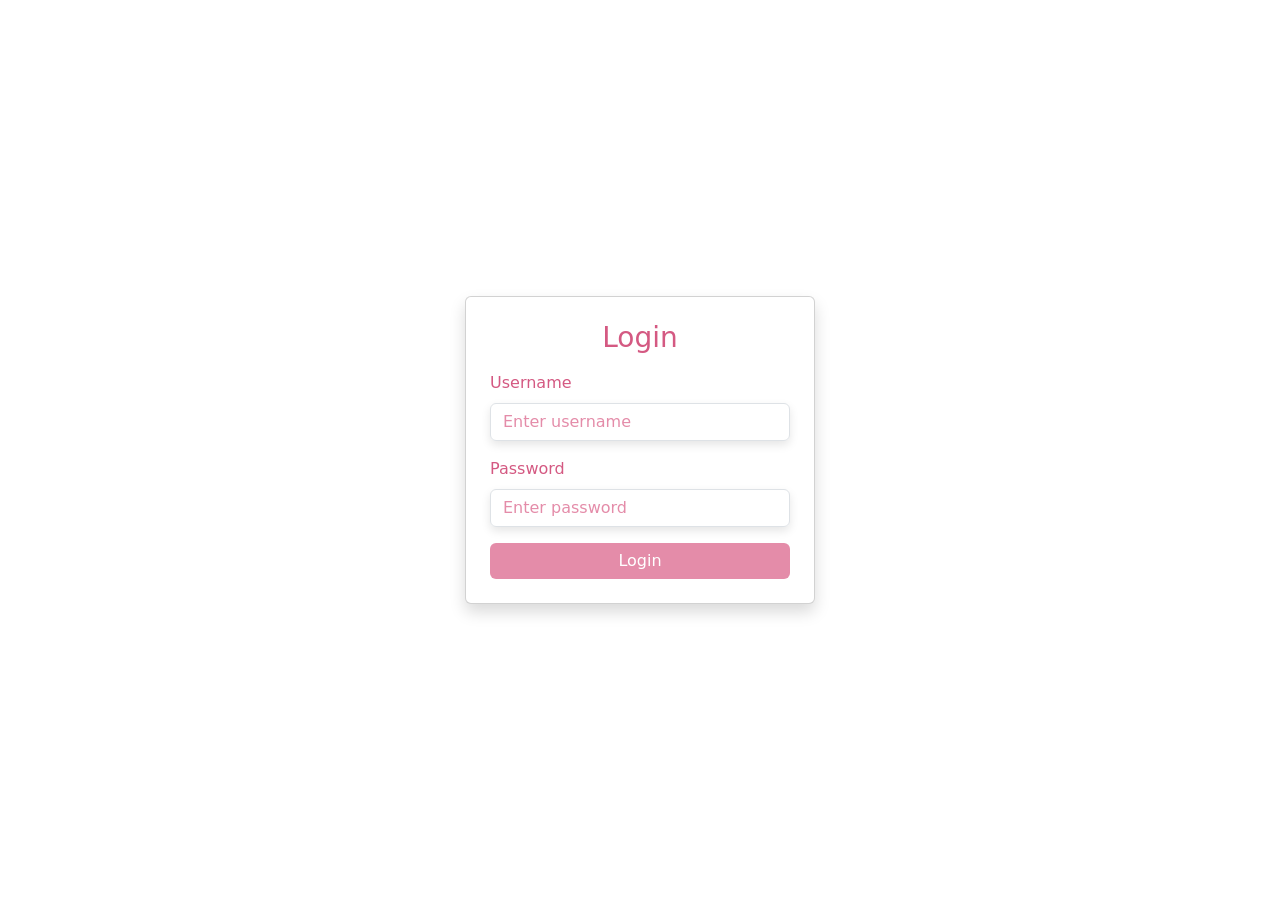
<file: index.html>
<!DOCTYPE html>

<html lang="en">

<head>
    <meta charset="UTF-8">
    <title>Login</title>
    <link rel="icon" type="image/webp" href="Images/Misc/horseshoe.icon.png">

    <!-- Bootstrap and JS-->
    <link href="https://cdn.jsdelivr.net/npm/bootstrap@5.3.0/dist/css/bootstrap.min.css" rel="stylesheet">
    <script src="https://cdn.jsdelivr.net/npm/bootstrap@5.3.2/dist/js/bootstrap.bundle.min.js"></script>

    <!-- Custom CSS -->
    <link rel="stylesheet" href="index.css">

    <!-- Custom JS -->
    <script src="index.js" defer></script>
</head>

<body class="bg">
    <div class="container d-flex justify-content-center align-items-center vh-100">
        <div class="card p-4 shadow" style="width: 350px;">
            <h3 class="text-center mb-3">Login</h3>
            <form id="loginForm" action="Frontpage.html" method="get">

                <div class="mb-3">
                    <!--User must enter username, can be any name, as long as not empty-->
                    <label for="username" class="form-label">Username</label>
                    <input type="text" class="form-control" id="username" required name="username"
                        placeholder="Enter username">
                </div>

                <div class="mb-3">
                    <!--User must enter password, for now, must be "Umamusume"-->
                    <label for="password" class="form-label">Password</label>
                    <input type="password" class="form-control" id="password" required name="password"
                        placeholder="Enter password">
                </div>

                <!--Login button-->
                <button type="submit" class="btn btn-success w-100">Login</button>
            </form>

        </div>
    </div>

</body>

</html>
</file>
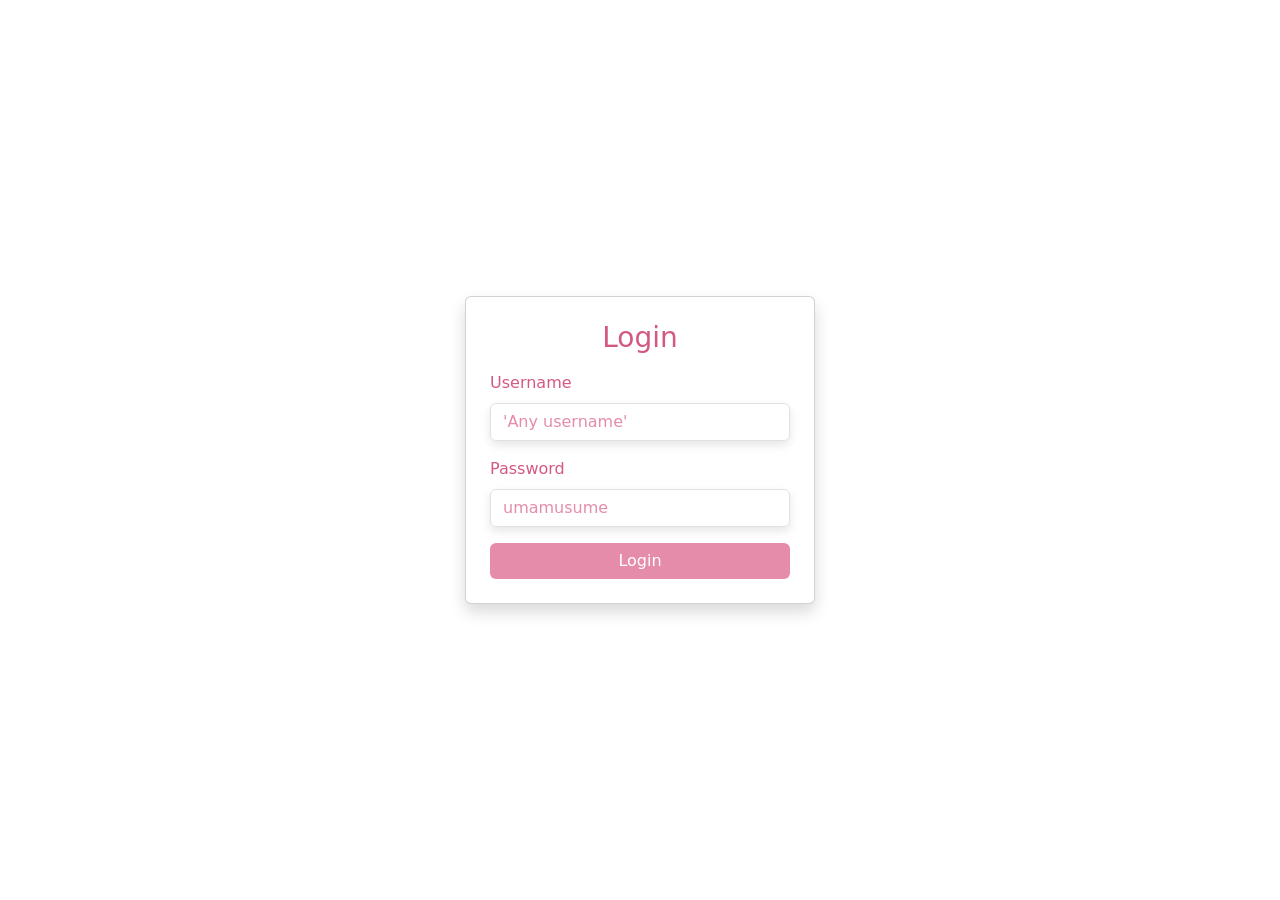
<file: Assignment/index.html>
<!DOCTYPE html>

<html lang="en">

<head>
    <meta charset="UTF-8">
    <title>Login</title>

    <!-- Bootstrap and JS-->
    <link href="https://cdn.jsdelivr.net/npm/bootstrap@5.3.0/dist/css/bootstrap.min.css" rel="stylesheet">
    <script src="https://cdn.jsdelivr.net/npm/bootstrap@5.3.2/dist/js/bootstrap.bundle.min.js"></script>

    <!-- Custom CSS -->
    <link rel="stylesheet" href="index.css">

    <!-- Custom JS -->
    <script src="index.js" defer></script>
</head>

<body class="bg">
    <div class="container d-flex justify-content-center align-items-center vh-100">
        <div class="card p-4 shadow" style="width: 350px;">
            <h3 class="text-center mb-3">Login</h3>
            <form id="loginForm" action="Frontpage.html" method="get">

                <div class="mb-3">
                    <!--User must enter username, can be any name, as long as not empty-->
                    <label for="username" class="form-label">Username</label>
                    <input type="text" class="form-control" id="username" required name="username"
                        placeholder="'Any username'">
                </div>

                <div class="mb-3">
                    <!--User must enter password, for now, must be "Umamusume"-->
                    <label for="password" class="form-label">Password</label>
                    <input type="password" class="form-control" id="password" required name="password"
                        placeholder="umamusume">
                </div>

                <!--Login button-->
                <button type="submit" class="btn btn-success w-100">Login</button>
            </form>

        </div>
    </div>

</body>

</html>
</file>
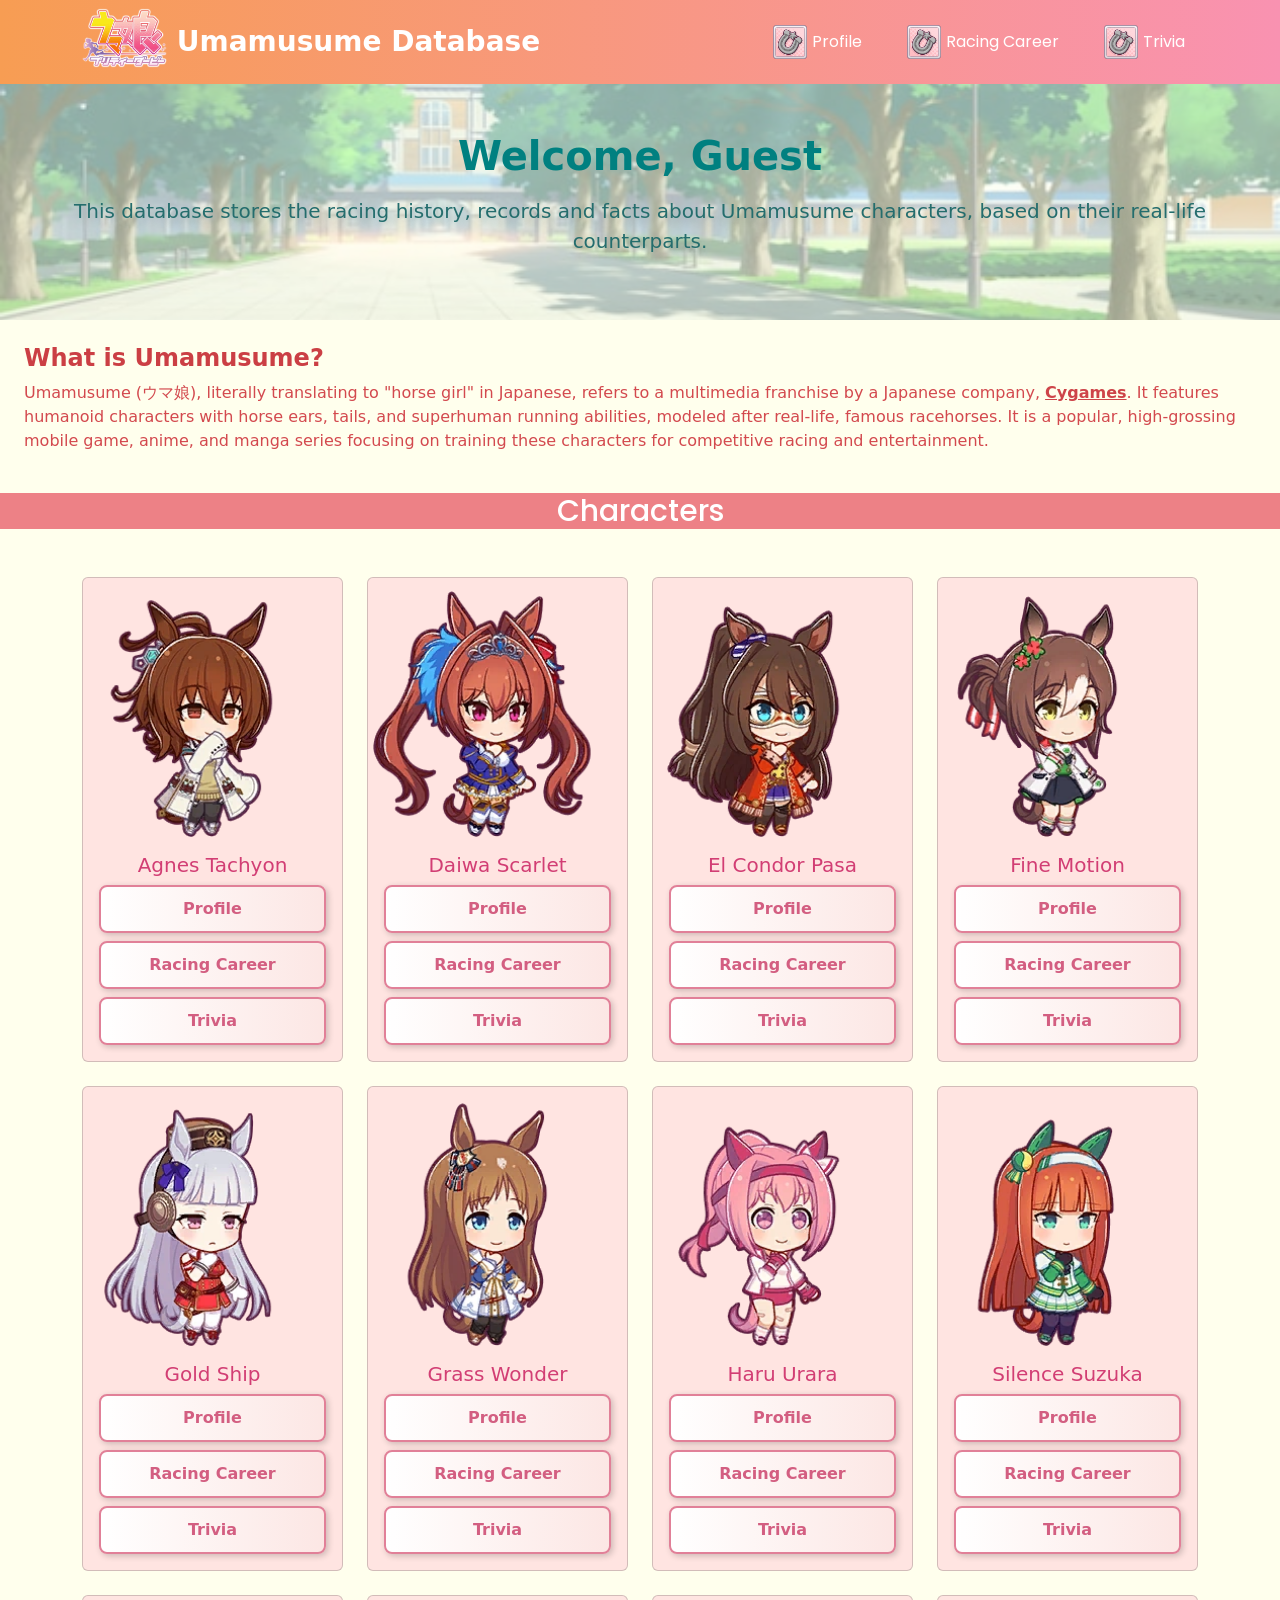
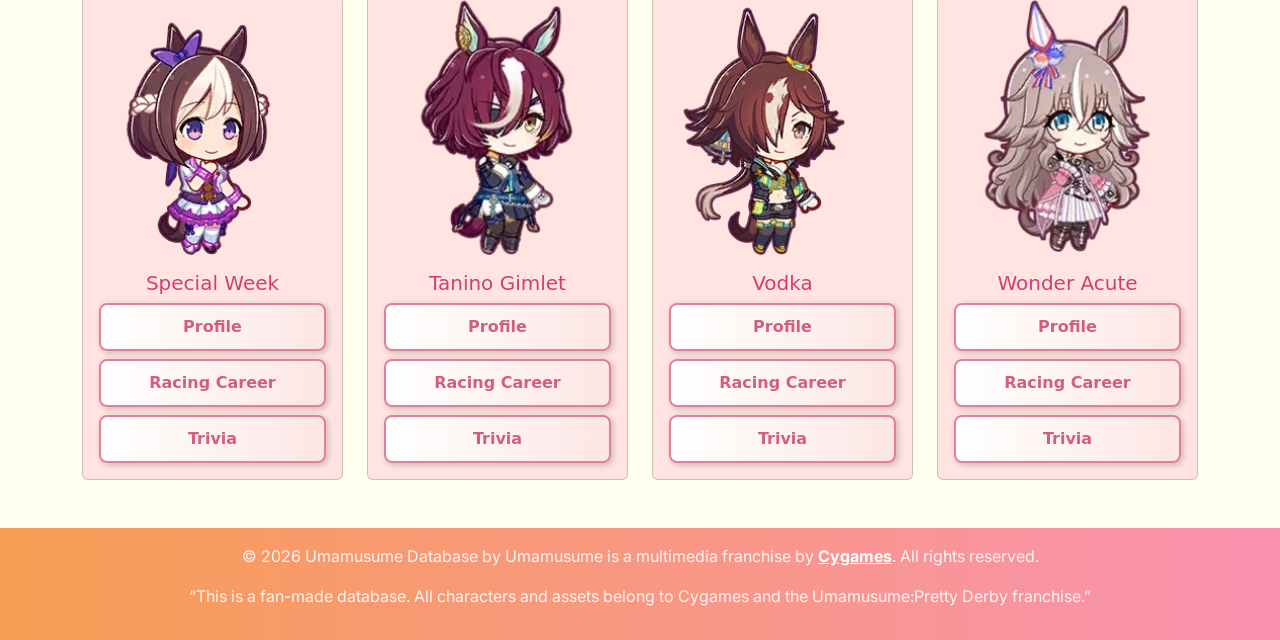
<file: Frontpage.html>
<!DOCTYPE html>
<html lang="en">

<head>
  <meta charset="utf-8">
  <meta http-equiv="X-UA-Compatible" content="IE=edge">
  <title>Umamusume Database | Homepage</title>
  <link rel="icon" type="image/webp" href="Images/Misc/horseshoe.icon.png">
  <meta name="viewport" content="width=device-width, initial-scale=1">

  <!-- Bootstrap and JS-->
  <link href="https://cdn.jsdelivr.net/npm/bootstrap@5.3.2/dist/css/bootstrap.min.css" rel="stylesheet">
  <script src="https://cdn.jsdelivr.net/npm/bootstrap@5.3.2/dist/js/bootstrap.bundle.min.js"></script>

  <!-- Google Fonts -->
  <link href="https://fonts.googleapis.com/css2?family=Inter:wght@400;700&display=swap" rel="stylesheet">
  <link href="https://fonts.googleapis.com/css2?family=Poppins:wght@400;700&display=swap" rel="stylesheet">

  <!-- Custom CSS -->
  <link rel="stylesheet" href="Frontpage.css">

  <!-- Custom JS-->
   <script src="Frontpage.js" defer></script>
</head>


<body>

  <!--Navigation-->
  <nav class="navbar navbar-expand-lg bg-custom-success px-3 sticky-top">
    <div class="container">
      <div class="navbar-logo">
        <img src="Images/Misc/Uma_Musume_Pretty_Derby_JP_Logo.webp" alt="Uma Musume Logo">
      </div>

      <div class="navbar-brand text-white fw-bold fs-3">
        Umamusume Database
      </div>

      <button class="navbar-toggler" type="button" data-bs-toggle="collapse" data-bs-target="#navmenu">
        <span class="navbar-toggler-icon"></span>
      </button>

      <div class="collapse navbar-collapse" id="navmenu">
        <ul class="navbar-nav ms-auto d-flex gap-4">
          <li class="nav-item">
            <a class="nav-link" href="Profile.html">
              <img src="Images/Misc/horseshoe.icon.png" class="nav-icon">
              <div class="nav-text">Profile</div>
            </a>
          </li>
          <li class="nav-item">
            <a class="nav-link" href="RacingCareer.html">
              <img src="Images/Misc/horseshoe.icon.png" class="nav-icon">
              <div class="nav-text">Racing Career</div>
            </a>
          </li>
          <li class="nav-item">
            <a class="nav-link" href="Trivia.html">
              <img src="Images/Misc/horseshoe.icon.png" class="nav-icon">
              <div class="nav-text">Trivia</div>
            </a>
          </li>
        </ul>
      </div>
    </div>
  </nav>


  <!--Intro Section-->
  <div class="introqna-container">
    <section class="intro d-flex flex-column align-items-center justify-content-center text-center p-5">
      <img src="Images/Misc/tracen_background.jpg" alt="Tracen Background" class="intro-img">
      <h1 class="text-teal fw-bold mb-3" style="color: teal;">Welcome, <span id="userDisplay"></span></h1>
      <p class="fs-5">This database stores the racing history, records and facts about Umamusume characters, based on
        their
        real-life counterparts.</p>
    </section>

    <!--Q&A Section-->
    <section class="qn p-4">
      <h4><strong>What is Umamusume?</strong></h4>
      <p>Umamusume (ウマ娘), literally translating to "horse girl" in Japanese, refers to a multimedia franchise by a
        Japanese company, <a href="https://en.wikipedia.org/wiki/Cygames">Cygames</a>. It features humanoid characters
        with horse ears, tails, and superhuman running abilities, modeled after real-life, famous racehorses. It is a
        popular, high-grossing mobile game, anime, and manga series focusing on training these characters for
        competitive racing and entertainment.
      </p>
    </section>
  </div>


  <!--Characters Section-->
  <h2 class="character-bar">
    <section class=character-bar-text>Characters</section>
  </h2>
  <section class="container my-5">
    <div class="row g-4">

      <!-- Agnes Tachyon -->
      <div class="col-6 col-md-4 col-lg-3">
        <div class="card h-100 text-center">
          <div class="card-img-wrapper">
            <img src="Images/Chibi/Agnes_Tachyon_Chibi.webp" class="card-img-top default-img" alt="Agnes Tachyon">
            <img src="Images/Chibi_Alt/Agnes_Tachyon_Chibi_Alt.webp" class="card-img-top hover-img" alt="Agnes Tachyon Hover">
          </div>
          <div class="card-body">
            <h5 class="card-title">Agnes Tachyon</h5>
            <div class="d-grid gap-2">
              <a href="Profile.html#agnes-tachyon" class="btn btn-primary btn-sm">Profile</a>
              <a href="RacingCareer.html#agnes-tachyon" class="btn btn-primary btn-sm">Racing Career</a>
              <a href="Trivia.html#agnes-tachyon" class="btn btn-primary btn-sm">Trivia</a>
            </div>
          </div>
        </div>
      </div>


      <!-- Daiwa Scarlet -->
      <div class="col-6 col-md-4 col-lg-3">
        <div class="card h-100 text-center">
          <div class="card-img-wrapper">
            <img src="Images/Chibi/Daiwa_Scarlet_Chibi.webp" class="card-img-top default-img" alt="Daiwa Scarlet">
            <img src="Images/Chibi_Alt/Daiwa_Scarlet_Chibi_Alt.webp" class="card-img-top hover-img" alt="Daiwa Scarlet Hover">
          </div>
          <div class="card-body">
            <h5 class="card-title">Daiwa Scarlet</h5>
            <div class="d-grid gap-2">
              <a href="Profile.html#daiwa-scarlet" class="btn btn-primary btn-sm">Profile</a>
              <a href="RacingCareer.html#daiwa-scarlet" class="btn btn-primary btn-sm">Racing Career</a>
              <a href="Trivia.html#daiwa-scarlet" class="btn btn-primary btn-sm">Trivia</a>
            </div>
          </div>
        </div>
      </div>

      <!-- El Condor Pasa -->
      <div class="col-6 col-md-4 col-lg-3">
        <div class="card h-100 text-center">
          <div class="card-img-wrapper">
            <img src="Images/Chibi/El_Condor_Pasa_Chibi.webp" class="card-img-top default-img" alt="El Condor Pasa">
            <img src="Images/Chibi_Alt/El_Condor_Pasa_Chibi_Alt.webp" class="card-img-top hover-img" alt="El Condor Pasa Hover">
          </div>
          <div class="card-body">
            <h5 class="card-title">El Condor Pasa</h5>
            <div class="d-grid gap-2">
              <a href="Profile.html#el-condor-pasa" class="btn btn-primary btn-sm">Profile</a>
              <a href="RacingCareer.html#el-condor-pasa" class="btn btn-primary btn-sm">Racing Career</a>
              <a href="Trivia.html#el-condor-pasa" class="btn btn-primary btn-sm">Trivia</a>
            </div>
          </div>
        </div>
      </div>

      <!-- Fine Motion -->
      <div class="col-6 col-md-4 col-lg-3">
        <div class="card h-100 text-center">
          <div class="card-img-wrapper">
            <img src="Images/Chibi/Fine_Motion_Chibi.webp" class="card-img-top default-img" alt="Fine Motion">
            <img src="Images/Chibi_Alt/Fine_Motion_Chibi_Alt.webp" class="card-img-top hover-img" alt="Fine Motion Hover">
          </div>
          <div class="card-body">
            <h5 class="card-title">Fine Motion</h5>
            <div class="d-grid gap-2">
              <a href="Profile.html#fine-motion" class="btn btn-primary btn-sm">Profile</a>
              <a href="RacingCareer.html#fine-motion" class="btn btn-primary btn-sm">Racing Career</a>
              <a href="Trivia.html#fine-motion" class="btn btn-primary btn-sm">Trivia</a>
            </div>
          </div>
        </div>
      </div>

      <!-- Gold Ship -->
      <div class="col-6 col-md-4 col-lg-3">
        <div class="card h-100 text-center">
          <div class="card-img-wrapper">
            <img src="Images/Chibi/Gold_Ship_Chibi.webp" class="card-img-top default-img" alt="Gold Ship">
            <img src="Images/Chibi_Alt/Gold_Ship_Chibi_Alt.webp" class="card-img-top hover-img" alt="Gold Ship Hover">
          </div>
          <div class="card-body">
            <h5 class="card-title">Gold Ship</h5>
            <div class="d-grid gap-2">
              <a href="Profile.html#gold-ship" class="btn btn-primary btn-sm">Profile</a>
              <a href="RacingCareer.html#gold-ship" class="btn btn-primary btn-sm">Racing Career</a>
              <a href="Trivia.html#gold-ship" class="btn btn-primary btn-sm">Trivia</a>
            </div>
          </div>
        </div>
      </div>

      <!-- Grass Wonder -->
      <div class="col-6 col-md-4 col-lg-3">
        <div class="card h-100 text-center">
          <div class="card-img-wrapper">
            <img src="Images/Chibi/Grass_Wonder_Chibi.webp" class="card-img-top default-img" alt="Grass Wonder">
            <img src="Images/Chibi_Alt/Grass_Wonder_Chibi_Alt.webp" class="card-img-top hover-img" alt="Grass Wonder Hover">
          </div>
          <div class="card-body">
            <h5 class="card-title">Grass Wonder</h5>
            <div class="d-grid gap-2">
              <a href="Profile.html#grass-wonder" class="btn btn-primary btn-sm">Profile</a>
              <a href="RacingCareer.html#grass-wonder" class="btn btn-primary btn-sm">Racing Career</a>
              <a href="Trivia.html#grass-wonder" class="btn btn-primary btn-sm">Trivia</a>
            </div>
          </div>
        </div>
      </div>

      <!-- Haru Urara-->
      <div class="col-6 col-md-4 col-lg-3">
        <div class="card h-100 text-center">
          <div class="card-img-wrapper">
            <img src="Images/Chibi/Haru_Urara_Chibi.webp" class="card-img-top default-img" alt="Haru Urara">
            <img src="Images/Chibi_Alt/Haru_Urara_Chibi_Alt.webp" class="card-img-top hover-img" alt="Haru Urara Hover">
          </div>
          <div class="card-body">
            <h5 class="card-title">Haru Urara</h5>
            <div class="d-grid gap-2">
              <a href="Profile.html#haru-urara" class="btn btn-primary btn-sm">Profile</a>
              <a href="RacingCareer.html#haru-urara" class="btn btn-primary btn-sm">Racing Career</a>
              <a href="Trivia.html#haru-urara" class="btn btn-primary btn-sm">Trivia</a>
            </div>
          </div>
        </div>
      </div>

      <!-- Silence Suzuka -->
      <div class="col-6 col-md-4 col-lg-3">
        <div class="card h-100 text-center">
          <div class="card-img-wrapper">
            <img src="Images/Chibi/Silence_Suzuka_Chibi.webp" class="card-img-top default-img" alt="Silence Suzuka">
            <img src="Images/Chibi_Alt/Silence_Suzuka_Chibi_Alt.webp" class="card-img-top hover-img" alt="Silence Suzuka Hover">
          </div>
          <div class="card-body">
            <h5 class="card-title">Silence Suzuka</h5>
            <div class="d-grid gap-2">
              <a href="Profile.html#silence-suzuka" class="btn btn-primary btn-sm">Profile</a>
              <a href="RacingCareer.html#silence-suzuka" class="btn btn-primary btn-sm">Racing Career</a>
              <a href="Trivia.html#silence-suzuka" class="btn btn-primary btn-sm">Trivia</a>
            </div>
          </div>
        </div>
      </div>

      <!-- Special Week -->
      <div class="col-6 col-md-4 col-lg-3">
        <div class="card h-100 text-center">
          <div class="card-img-wrapper">
            <img src="Images/Chibi/Special_Week_Chibi.webp" class="card-img-top default-img" alt="Special Week">
            <img src="Images/Chibi_Alt/Special_Week_Chibi_Alt.webp" class="card-img-top hover-img" alt="Special Week Hover">
          </div>
          <div class="card-body">
            <h5 class="card-title">Special Week</h5>
            <div class="d-grid gap-2">
              <a href="Profile.html#special-week" class="btn btn-primary btn-sm">Profile</a>
              <a href="RacingCareer.html#special-week" class="btn btn-primary btn-sm">Racing Career</a>
              <a href="Trivia.html#special-week" class="btn btn-primary btn-sm">Trivia</a>
            </div>
          </div>
        </div>
      </div>


      <!-- Tanino Gimlet -->
      <div class="col-6 col-md-4 col-lg-3">
        <div class="card h-100 text-center">
          <div class="card-img-wrapper">
            <img src="Images/Chibi/Tanino_Gimlet_Chibi.webp" class="card-img-top default-img" alt="Tanino Gimlet">
            <img src="Images/Chibi_Alt/Tanino_Gimlet_Chibi_Alt.webp" class="card-img-top hover-img" alt="Tanino Gimlet Hover">
          </div>
          <div class="card-body">
            <h5 class="card-title">Tanino Gimlet</h5>
            <div class="d-grid gap-2">
              <a href="Profile.html#tanino-gimlet" class="btn btn-primary btn-sm">Profile</a>
              <a href="RacingCareer.html#tanino-gimlet" class="btn btn-primary btn-sm">Racing Career</a>
              <a href="Trivia.html#tanino-gimlet" class="btn btn-primary btn-sm">Trivia</a>
            </div>
          </div>
        </div>
      </div>

      <!-- Vodka -->
      <div class="col-6 col-md-4 col-lg-3">
        <div class="card h-100 text-center">
          <div class="card-img-wrapper">
            <img src="Images/Chibi/Vodka_Chibi.webp" class="card-img-top default-img" alt="Vodka">
            <img src="Images/Chibi_Alt/Vodka_Chibi_Alt.webp" class="card-img-top hover-img" alt="Vodka Hover">
          </div>
          <div class="card-body">
            <h5 class="card-title">Vodka</h5>
            <div class="d-grid gap-2">
              <a href="Profile.html#vodka" class="btn btn-primary btn-sm">Profile</a>
              <a href="RacingCareer.html#vodka" class="btn btn-primary btn-sm">Racing Career</a>
              <a href="Trivia.html#vodka" class="btn btn-primary btn-sm">Trivia</a>
            </div>
          </div>
        </div>
      </div>

      <!-- Wonder Acute -->
      <div class="col-6 col-md-4 col-lg-3">
        <div class="card h-100 text-center">
          <div class="card-img-wrapper">
            <img src="Images/Chibi/Wonder_Acute_Chibi.webp" class="card-img-top default-img" alt="Wonder Acute">
            <img src="Images/Chibi_Alt/Wonder_Acute_Chibi_Alt.webp" class="card-img-top hover-img" alt="Wonder Acute Hover">
          </div>
          <div class="card-body">
            <h5 class="card-title">Wonder Acute</h5>
            <div class="d-grid gap-2">
              <a href="Profile.html#wonder-acute" class="btn btn-primary btn-sm">Profile</a>
              <a href="RacingCareer.html#wonder-acute" class="btn btn-primary btn-sm">Racing Career</a>
              <a href="Trivia.html#wonder-acute" class="btn btn-primary btn-sm">Trivia</a>
            </div>
          </div>
        </div>
      </div>

  </section>

  <footer class="bg-custom-success text-center p-3">
    &copy; 2026 Umamusume Database by Umamusume is a multimedia franchise by
    <a href="https://www.cygames.co.jp/" target="_blank" rel="noopener noreferrer">Cygames</a>.
    All rights reserved.
    <p></p>
    <p>“This is a fan-made database. All characters and assets belong to Cygames and the Umamusume:Pretty Derby
      franchise.”</p>

  </footer>
</body>

</html>
</file>
<file: index.css>
/*background image*/
.bg {
    height: 100vh;
    background-size: cover;
    background-position: center;
    background-repeat: no-repeat;
    transition: background-image 1s ease-in-out;
    position: relative;
    box-shadow: 0 4px 10px rgb(0,0,0,0.1);
}

.bg::before {
    content: "";
    position: absolute;
    top: 0;
    left: 0;
    width: 100%;
    height: 100%;
    background: rgba(255, 255, 255, 0.4); /*transparency*/
    z-index: 0;
}

/*to keep the login card above overlay*/
.container {
    position: relative;
    z-index: 1;
}

/*Login card decoration*/
.text-center {
    color: rgb(212, 89, 130);
}

.mb-3 {
    color: rgb(212, 89, 130);
}

.form-control {
    background-color: rgb(255, 255, 255, 0.8);
    box-shadow: 0 4px 10px rgb(0,0,0,0.1);
}

.form-control::placeholder {
    color: rgb(228, 140, 169);
    opacity: 1;
}

/*login button decoration*/
.btn {
    background-color: rgb(228, 140, 169);
    border: none;
}
.btn:hover {
    background-color: rgb(211, 105, 140);
}
</file>
<file: Assignment/index.css>
/*background image*/
.bg {
    height: 100vh;
    background-size: cover;
    background-position: center;
    background-repeat: no-repeat;
    transition: background-image 1s ease-in-out;
    position: relative;
    box-shadow: 0 4px 10px rgb(0,0,0,0.1);
}

.bg::before {
    content: "";
    position: absolute;
    top: 0;
    left: 0;
    width: 100%;
    height: 100%;
    background: rgba(255, 255, 255, 0.4); /*transparency*/
    z-index: 0;
}

/*to keep the login card above overlay*/
.container {
    position: relative;
    z-index: 1;
}

/*Login card decoration*/
.text-center {
    color: rgb(212, 89, 130);
}

.mb-3 {
    color: rgb(212, 89, 130);
}

.form-control {
    background-color: rgb(255, 255, 255, 0.8);
    box-shadow: 0 4px 10px rgb(0,0,0,0.1);
}

.form-control::placeholder {
    color: rgb(228, 140, 169);
    opacity: 1;
}

/*login button decoration*/
.btn {
    background-color: rgb(228, 140, 169);
    border: none;
}
.btn:hover {
    background-color: rgb(211, 105, 140);
}
</file>
<file: Frontpage.css>
/* Nav bar stuff */
.navbar-logo{
  display: flex;
  justify-content:center;
  margin-bottom: 0.5rem;
}

.navbar-logo img{
  height: 60px;
}

.navbar-brand{
  margin-left: 10px;
}

.nav-link{
  display: flex;
  align-items: right;
  color:white;
  border-radius: 8px;
}

.nav-text{
  padding: 5px;
  font-family:  'Poppins', 'Inter', sans-serif;
  display: inline-block;
  transition: transform 0.2s ease, font-size 0.2s ease;
}

.nav-text:hover{
  transform: scale(1.05);
}

.nav-icon{
  width:34px;
  height:34px;
}

/*Header and footer color*/
.bg-custom-success {
  background: linear-gradient(to left,#f992b1, #f79d53);
}

/*Intro and qna part*/
.intro {
  position: relative;
  background-color: transparent;
}

.intro-img{
  position: absolute;
  top: 0;
  left: 0;
  width: 100%;
  height: 100%;
  object-fit: cover;
  opacity: 0.5;
  z-index: -1;  
}

/*Background color, character cards*/
body{
  background-color: rgb(255, 255, 237);
}

.card{
    background-color: #ffe4e1; 
    color: #d23e74;
}

.card-img-wrapper {
  position: relative;
}

.card-img-wrapper .default-img {
  display: block; 
  width: 100%;
  transition: opacity 0.3s ease;
}

.card-img-wrapper .hover-img {
  position: absolute;
  top: 0;
  left: 0;
  width: 100%;
  opacity: 0;
  transition: opacity 0.3s ease;
}

.card:hover .default-img { opacity: 0; }
.card:hover .hover-img { opacity: 1; }


.btn.btn-primary.btn-sm{
  background: linear-gradient(to right,  #ffffff, #f0f0f034);
  border: 2px solid #e18098;
  color: #d35e81;
  font-size: 1rem;
  font-weight: 600;
  padding: 10px 20px;
  border-radius: 8px;
  cursor: pointer;
  transition: all 0.2s ease;
  box-shadow: 2px 2px 6px rgba(0,0,0,0.2);
}

.btn.btn-primary.btn-sm:hover{
  background-color: #f9f9f9;
  transform: scale(1.05);
  box-shadow: 4px 4px 10px rgba(0,0,0,0.25);
}


.character-bar{
  background-color: #ed8186;
  font-size: 30px;
}

.character-bar-text{
  display:flex;
  justify-content: center;
  align-items: center;
  text-align: center;
  color: white;
  font-family:'Poppins', 'Inter', sans-serif;
}

.fs-5 {
  color: rgb(36, 109, 109);
  text-shadow: 0 4px 10px rgba(0, 0, 0, 0.1)
}

.qn h4 {
  color: #cb3f44;
}
.qn p {
  color: #d3494e;
}
.qn p a {
  color: #ce4449;
  font-weight: bold;
}

/*Footer*/

footer {
  font-family: 'Inter', sans-serif;
  font-size: 1rem;
  color: #fff4f4;
}

footer a {
    color: white;
    font-weight: bold;
}
</file>
